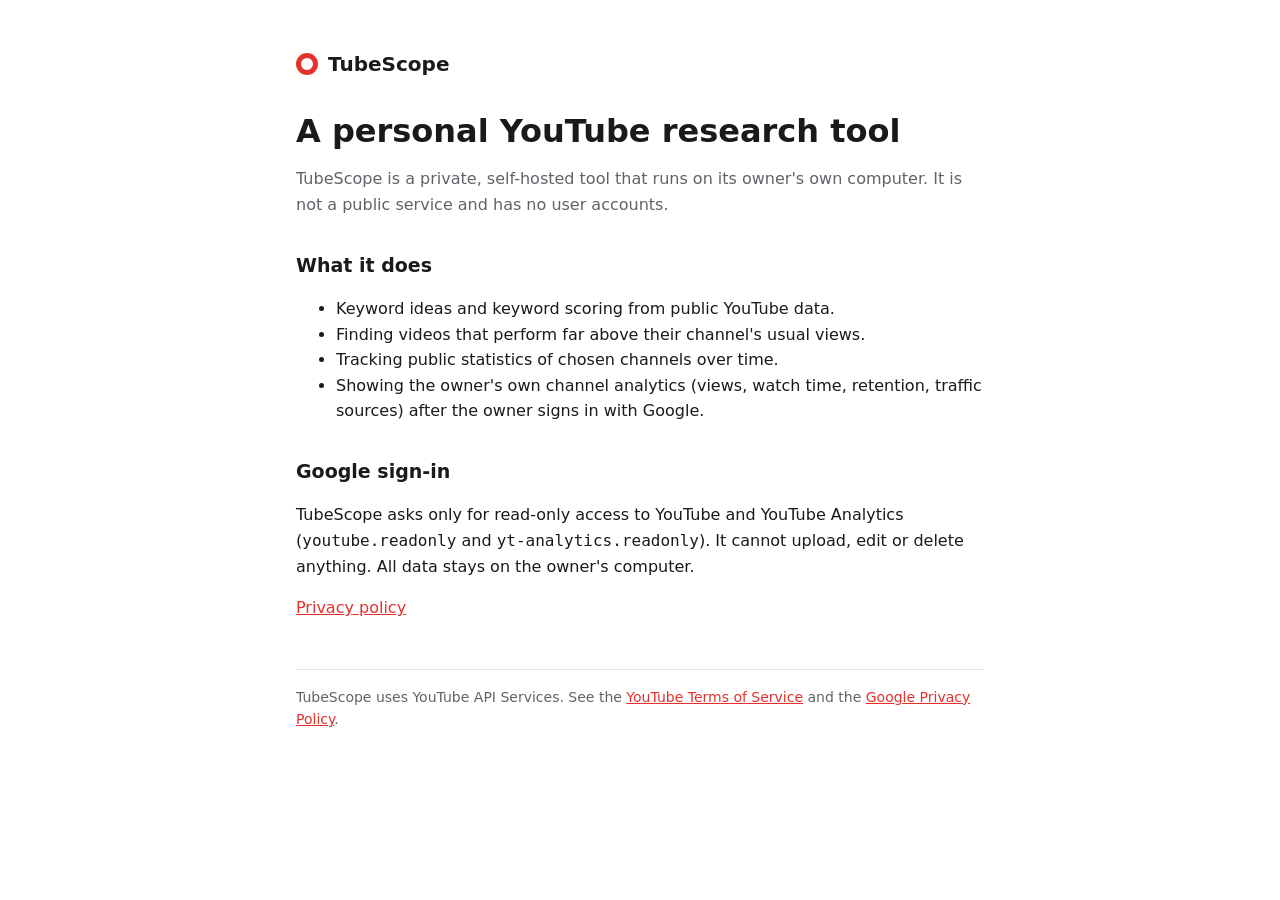
<file: index.html>
<!doctype html>
<html lang="en">
<head>
<meta charset="utf-8">
<meta name="viewport" content="width=device-width, initial-scale=1">
<title>TubeScope</title>
<link rel="stylesheet" href="style.css">
</head>
<body>
<main>
  <header><span class="logo"></span><span class="brand">TubeScope</span></header>
  <h1>A personal YouTube research tool</h1>
  <p class="muted">TubeScope is a private, self-hosted tool that runs on its owner's own computer. It is not a public service and has no user accounts.</p>

  <h2>What it does</h2>
  <ul>
    <li>Keyword ideas and keyword scoring from public YouTube data.</li>
    <li>Finding videos that perform far above their channel's usual views.</li>
    <li>Tracking public statistics of chosen channels over time.</li>
    <li>Showing the owner's own channel analytics (views, watch time, retention, traffic sources) after the owner signs in with Google.</li>
  </ul>

  <h2>Google sign-in</h2>
  <p>TubeScope asks only for read-only access to YouTube and YouTube Analytics (<code>youtube.readonly</code> and <code>yt-analytics.readonly</code>). It cannot upload, edit or delete anything. All data stays on the owner's computer.</p>

  <p><a href="privacy.html">Privacy policy</a></p>
  <footer>TubeScope uses YouTube API Services. See the <a href="https://www.youtube.com/t/terms">YouTube Terms of Service</a> and the <a href="https://policies.google.com/privacy">Google Privacy Policy</a>.</footer>
</main>
</body>
</html>
</file>
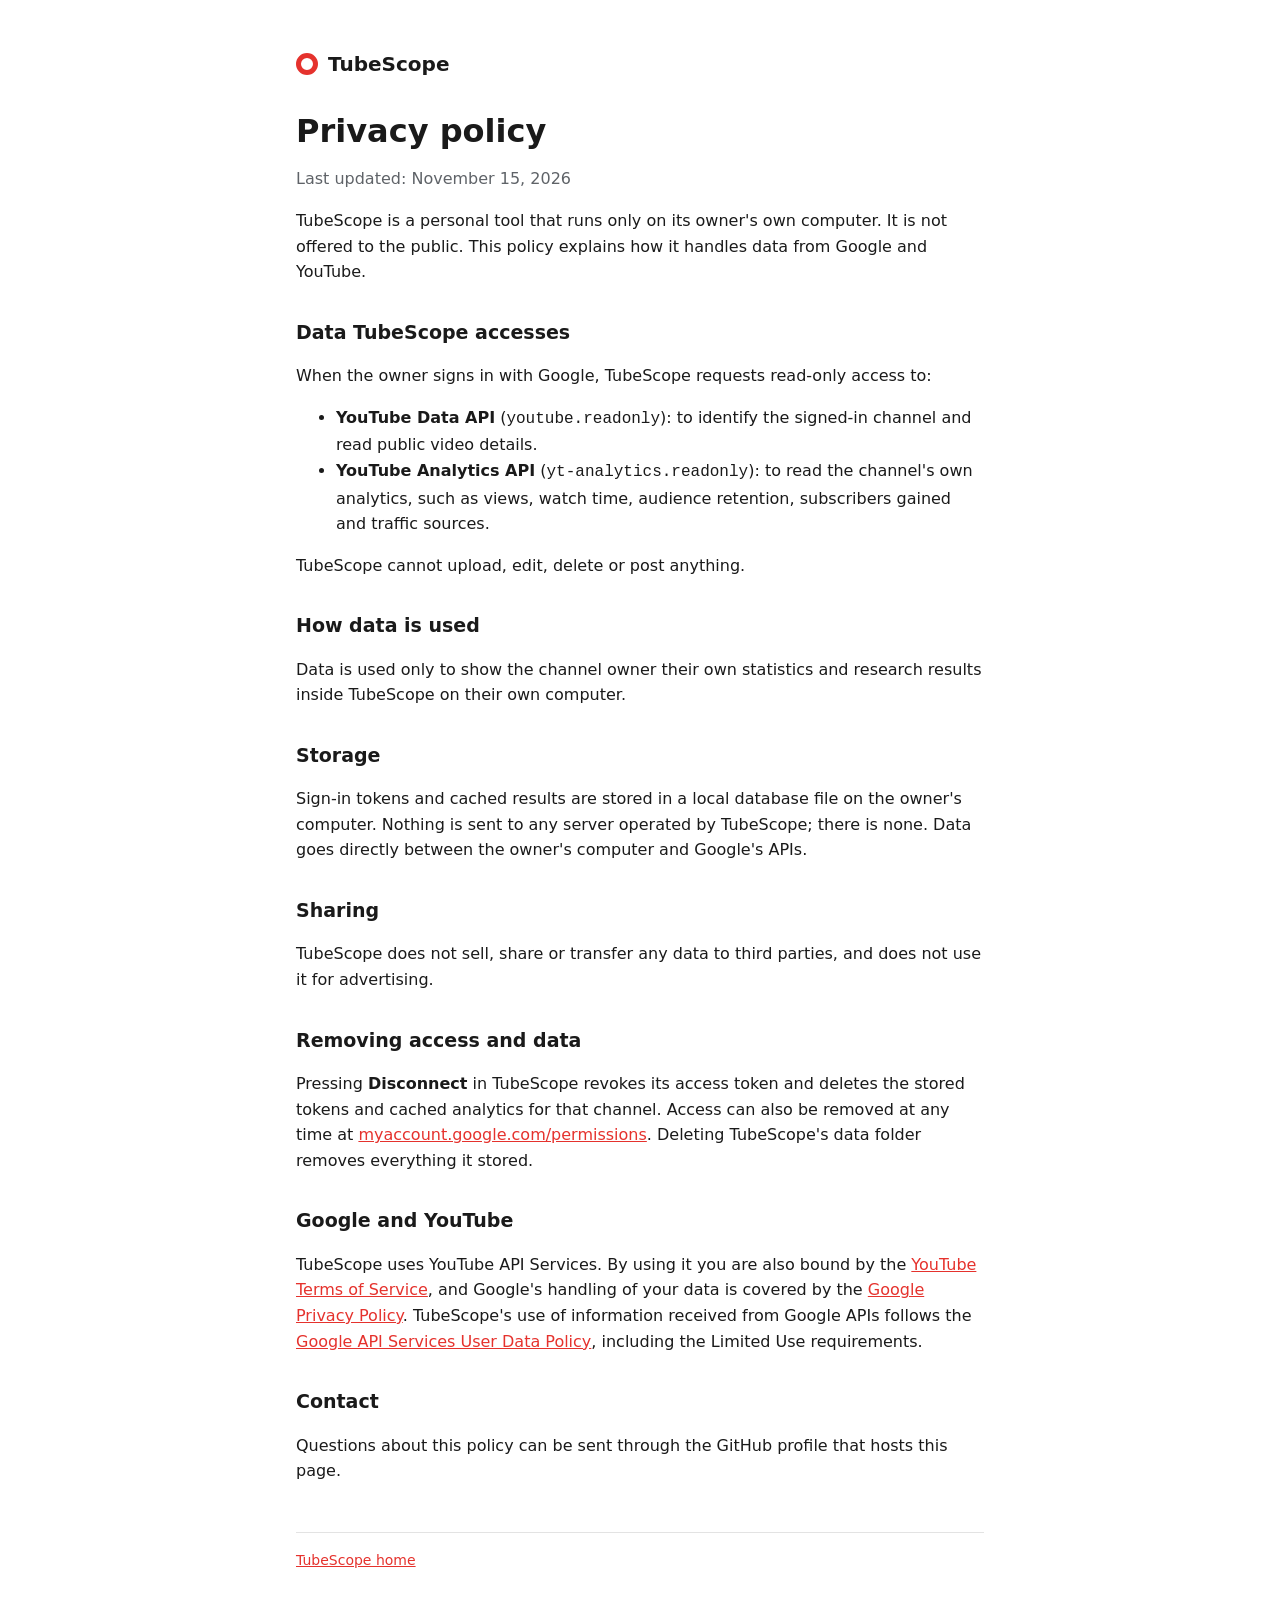
<file: privacy.html>
<!doctype html>
<html lang="en">
<head>
<meta charset="utf-8">
<meta name="viewport" content="width=device-width, initial-scale=1">
<title>TubeScope Privacy Policy</title>
<link rel="stylesheet" href="style.css">
</head>
<body>
<main>
  <header><span class="logo"></span><span class="brand"><a href="index.html" style="color:inherit;text-decoration:none">TubeScope</a></span></header>
  <h1>Privacy policy</h1>
  <p class="muted">Last updated: November 15, 2026</p>

  <p>TubeScope is a personal tool that runs only on its owner's own computer. It is not offered to the public. This policy explains how it handles data from Google and YouTube.</p>

  <h2>Data TubeScope accesses</h2>
  <p>When the owner signs in with Google, TubeScope requests read-only access to:</p>
  <ul>
    <li><b>YouTube Data API</b> (<code>youtube.readonly</code>): to identify the signed-in channel and read public video details.</li>
    <li><b>YouTube Analytics API</b> (<code>yt-analytics.readonly</code>): to read the channel's own analytics, such as views, watch time, audience retention, subscribers gained and traffic sources.</li>
  </ul>
  <p>TubeScope cannot upload, edit, delete or post anything.</p>

  <h2>How data is used</h2>
  <p>Data is used only to show the channel owner their own statistics and research results inside TubeScope on their own computer.</p>

  <h2>Storage</h2>
  <p>Sign-in tokens and cached results are stored in a local database file on the owner's computer. Nothing is sent to any server operated by TubeScope; there is none. Data goes directly between the owner's computer and Google's APIs.</p>

  <h2>Sharing</h2>
  <p>TubeScope does not sell, share or transfer any data to third parties, and does not use it for advertising.</p>

  <h2>Removing access and data</h2>
  <p>Pressing <b>Disconnect</b> in TubeScope revokes its access token and deletes the stored tokens and cached analytics for that channel. Access can also be removed at any time at <a href="https://myaccount.google.com/permissions">myaccount.google.com/permissions</a>. Deleting TubeScope's data folder removes everything it stored.</p>

  <h2>Google and YouTube</h2>
  <p>TubeScope uses YouTube API Services. By using it you are also bound by the <a href="https://www.youtube.com/t/terms">YouTube Terms of Service</a>, and Google's handling of your data is covered by the <a href="https://policies.google.com/privacy">Google Privacy Policy</a>. TubeScope's use of information received from Google APIs follows the <a href="https://developers.google.com/terms/api-services-user-data-policy">Google API Services User Data Policy</a>, including the Limited Use requirements.</p>

  <h2>Contact</h2>
  <p>Questions about this policy can be sent through the GitHub profile that hosts this page.</p>
  <footer><a href="index.html">TubeScope home</a></footer>
</main>
</body>
</html>
</file>
<file: style.css>
:root { --bg:#fff; --text:#1a1a1a; --muted:#5f6368; --line:#e3e3e3; --accent:#e5322d; }
@media (prefers-color-scheme: dark) { :root { --bg:#161616; --text:#ececec; --muted:#a0a0a0; --line:#2e2e2e; --accent:#ff5a52; } }
* { box-sizing: border-box; }
body { margin: 0; background: var(--bg); color: var(--text); font: 16px/1.6 system-ui, -apple-system, "Segoe UI", Roboto, sans-serif; }
main { max-width: 720px; margin: 0 auto; padding: 48px 16px 64px; }
header { display: flex; align-items: center; gap: 10px; margin-bottom: 32px; }
.logo { width: 22px; height: 22px; border-radius: 50%; border: 5px solid var(--accent); position: relative; }
.brand { font-weight: 700; font-size: 20px; }
h1 { font-size: 32px; line-height: 1.2; margin: 0 0 12px; }
h2 { font-size: 19px; margin: 32px 0 8px; }
p, li { color: var(--text); }
.muted { color: var(--muted); }
a { color: var(--accent); }
footer { margin-top: 48px; padding-top: 16px; border-top: 1px solid var(--line); color: var(--muted); font-size: 14px; }
</file>
